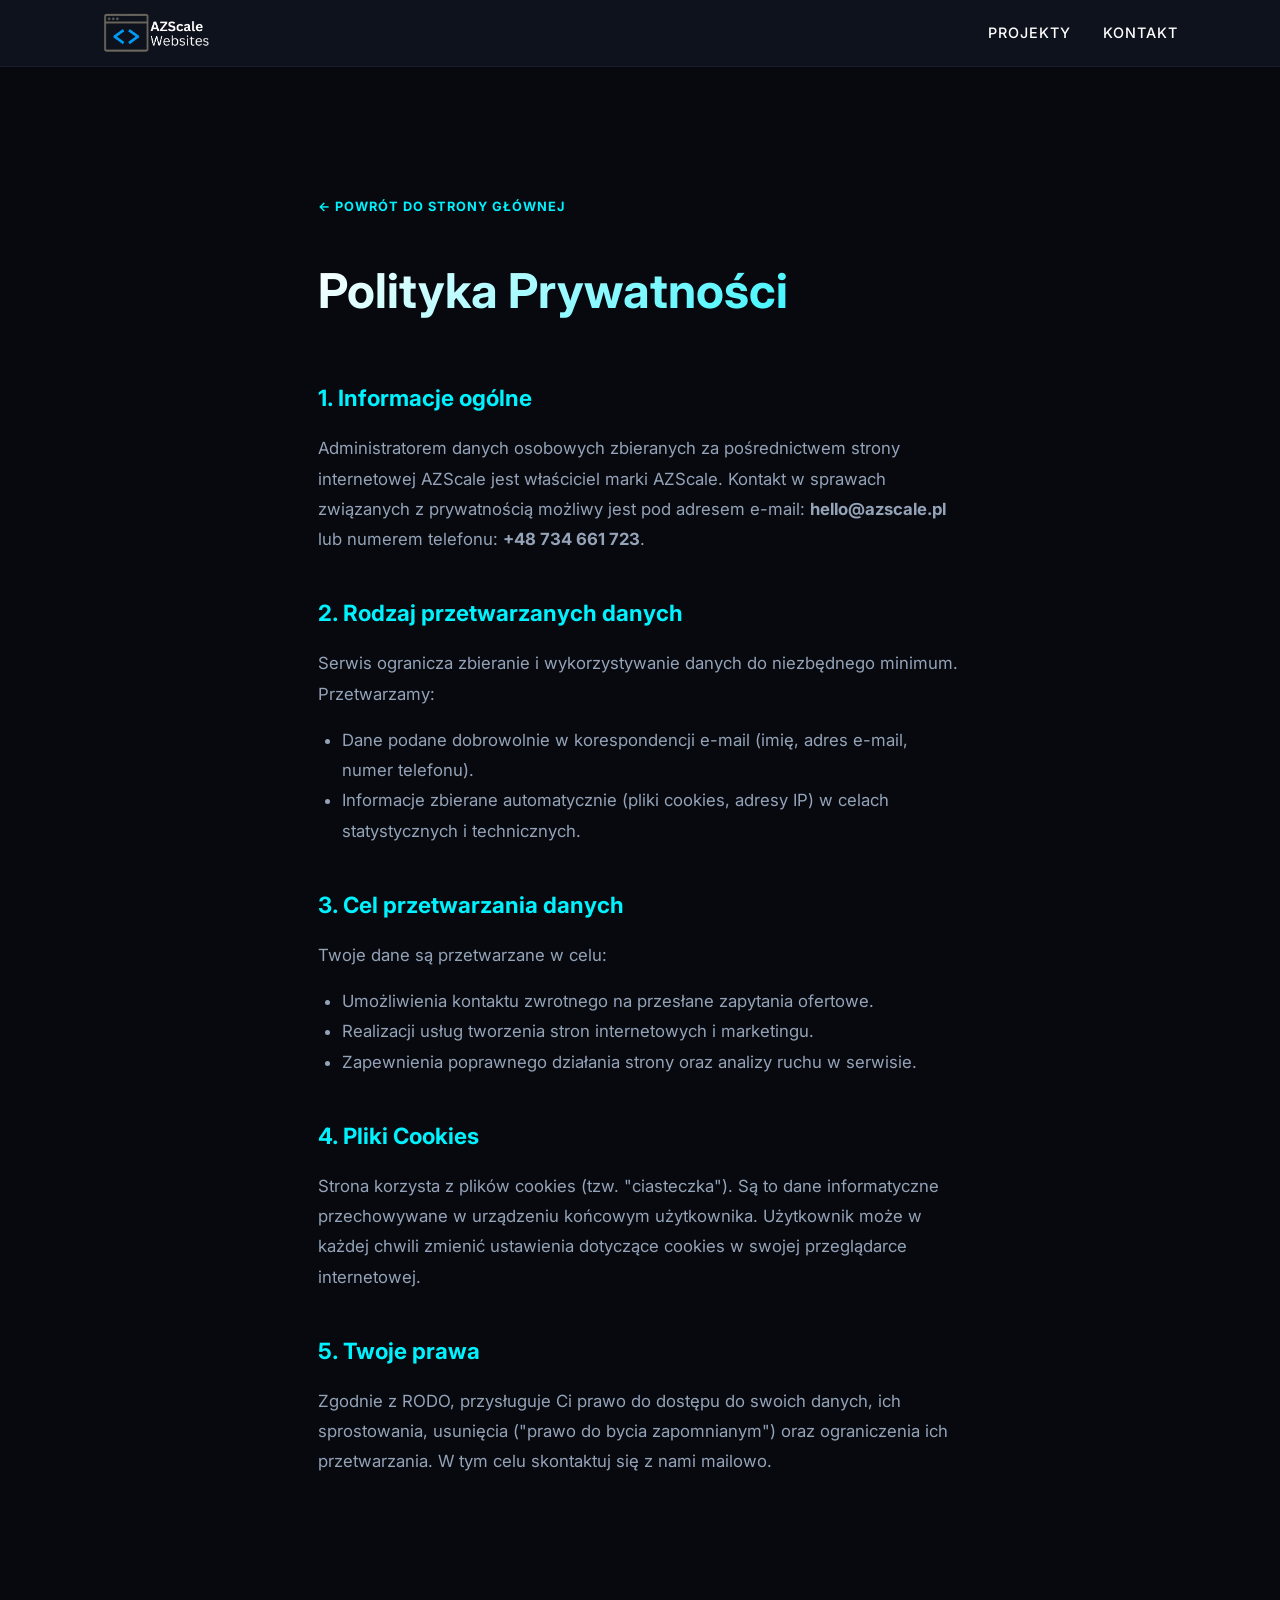
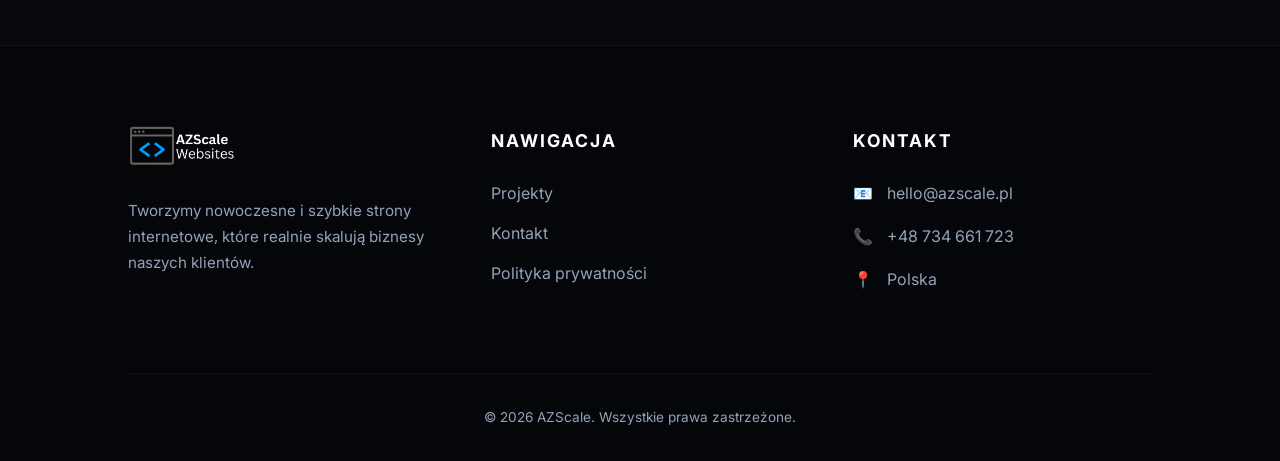
<file: pprywatnosci.html>
<!DOCTYPE html>
<html lang="pl">
<head>
    <meta charset="UTF-8">
    <meta name="viewport" content="width=device-width, initial-scale=1.0">
    <title>Polityka Prywatności | AZScale</title>
    <link href="https://fonts.googleapis.com/css2?family=Inter:wght@400;700;900&display=swap" rel="stylesheet">
    <link rel="stylesheet" href="style.css">
    <style>
        /* Dodatkowe style dla czytelności tekstu prawnego */
        .policy-content {
            padding: 12rem 10% 8rem 10%;
            max-width: 900px;
            margin: 0 auto;
        }
        .policy-content h1 {
            font-size: 3rem;
            margin-bottom: 3rem;
            background: linear-gradient(135deg, #fff 0%, var(--primary-accent) 100%);
            -webkit-background-clip: text;
            -webkit-text-fill-color: transparent;
        }
        .policy-section {
            margin-bottom: 2.5rem;
        }
        .policy-section h2 {
            color: var(--primary-accent);
            margin-bottom: 1rem;
            font-size: 1.4rem;
        }
        .policy-section p, .policy-section ul {
            color: var(--text-muted);
            font-size: 1.05rem;
            line-height: 1.8;
        }
        .policy-section ul {
            padding-left: 1.5rem;
            margin-top: 1rem;
        }
        .back-link {
            display: inline-block;
            margin-bottom: 2rem;
            color: var(--primary-accent);
            text-decoration: none;
            font-weight: 700;
            text-transform: uppercase;
            font-size: 0.8rem;
            letter-spacing: 1px;
        }
    </style>
</head>
<body>

    <header>
        <div class="logo">
            <a href="index.html"><img src="logo.png" alt="AZScale Logo"></a>
        </div>
        <nav>
            <ul>
                <li><a href="index.html#portfolio">Projekty</a></li>
                <li><a href="index.html#kontakt">Kontakt</a></li>
            </ul>
        </nav>
    </header>

    <main class="policy-content">
        <a href="index.html" class="back-link">&larr; Powrót do strony głównej</a>
        <h1>Polityka Prywatności</h1>

        <div class="policy-section">
            <h2>1. Informacje ogólne</h2>
            <p>Administratorem danych osobowych zbieranych za pośrednictwem strony internetowej AZScale jest właściciel marki AZScale. Kontakt w sprawach związanych z prywatnością możliwy jest pod adresem e-mail: <strong>hello@azscale.pl</strong> lub numerem telefonu: <strong>+48 734 661 723</strong>.</p>
        </div>

        <div class="policy-section">
            <h2>2. Rodzaj przetwarzanych danych</h2>
            <p>Serwis ogranicza zbieranie i wykorzystywanie danych do niezbędnego minimum. Przetwarzamy:</p>
            <ul>
                <li>Dane podane dobrowolnie w korespondencji e-mail (imię, adres e-mail, numer telefonu).</li>
                <li>Informacje zbierane automatycznie (pliki cookies, adresy IP) w celach statystycznych i technicznych.</li>
            </ul>
        </div>

        <div class="policy-section">
            <h2>3. Cel przetwarzania danych</h2>
            <p>Twoje dane są przetwarzane w celu:</p>
            <ul>
                <li>Umożliwienia kontaktu zwrotnego na przesłane zapytania ofertowe.</li>
                <li>Realizacji usług tworzenia stron internetowych i marketingu.</li>
                <li>Zapewnienia poprawnego działania strony oraz analizy ruchu w serwisie.</li>
            </ul>
        </div>

        <div class="policy-section">
            <h2>4. Pliki Cookies</h2>
            <p>Strona korzysta z plików cookies (tzw. "ciasteczka"). Są to dane informatyczne przechowywane w urządzeniu końcowym użytkownika. Użytkownik może w każdej chwili zmienić ustawienia dotyczące cookies w swojej przeglądarce internetowej.</p>
        </div>

        <div class="policy-section">
            <h2>5. Twoje prawa</h2>
            <p>Zgodnie z RODO, przysługuje Ci prawo do dostępu do swoich danych, ich sprostowania, usunięcia ("prawo do bycia zapomnianym") oraz ograniczenia ich przetwarzania. W tym celu skontaktuj się z nami mailowo.</p>
        </div>
    </main>

<footer class="footer" id="kontakt">
    <div class="footer-container">
        <div class="footer-column">
            <div class="footer-logo">
                <img src="logo.png" alt="AZScale Logo">
            </div>
            <p class="footer-description">
                Tworzymy nowoczesne i szybkie strony internetowe, które realnie skalują biznesy naszych klientów.
            </p>
        </div>

        <div class="footer-column">
            <h4>Nawigacja</h4>
            <ul>
                <li><a href="#portfolio">Projekty</a></li>
                <li><a href="#kontakt">Kontakt</a></li>
                <li><a href="/azscale/pprywatnosci.html">Polityka prywatności</a></li>
            </ul>
        </div>

        <div class="footer-column">
            <h4>Kontakt</h4>
            <div class="contact-info">
                <p><span>📧</span> <a href="mailto:hello@azscale.pl">hello@azscale.pl</a></p>
                <p><span>📞</span> <a href="tel:+48734661723">+48 734 661 723</a></p>
                <p><span>📍</span> Polska</p>
            </div>
        </div>
    </div>

    <div class="footer-bottom">
        <p>&copy; 2026 AZScale. Wszystkie prawa zastrzeżone.</p>
    </div>
</footer>

</body>
</html>
</file>
<file: style.css>
/* --- ZMIENNE I RESET --- */
:root {
    --bg-dark: #07090e;
    --bg-card: #10141e;
    --primary-accent: #00f2ff;
    --text-main: #e2e8f0;
    --text-muted: #94a3b8;
    --transition-smooth: all 0.3s cubic-bezier(0.4, 0, 0.2, 1);
}

* {
    margin: 0;
    padding: 0;
    box-sizing: border-box;
    font-family: 'Inter', sans-serif;
}

body {
    background-color: var(--bg-dark);
    color: var(--text-main);
    line-height: 1.7;
    scroll-behavior: smooth; /* Płynne przewijanie do sekcji */
}

/* --- NAWIGACJA --- */
header {
    background: rgba(16, 20, 30, 0.9);
    backdrop-filter: blur(10px);
    padding: 0.8rem 8%;
    display: flex;
    justify-content: space-between;
    align-items: center;
    position: fixed;
    width: 100%;
    top: 0;
    z-index: 1000;
    border-bottom: 1px solid rgba(255, 255, 255, 0.05);
}

.logo img {
    max-height: 40px;
    width: auto;
    display: block;
    transition: var(--transition-smooth);
}

.logo a:hover img {
    filter: drop-shadow(0 0 8px var(--primary-accent));
}

nav ul {
    display: flex;
    list-style: none;
    gap: 2rem;
}

nav a {
    text-decoration: none;
    color: #fff;
    font-weight: 500;
    font-size: 0.9rem;
    text-transform: uppercase;
    letter-spacing: 1px;
    position: relative;
    transition: var(--transition-smooth);
}


/* --- ZMODYFIKOWANY PRZYCISK --- */

.button {
    padding: 1rem 2rem;
    background-color: var(--primary-accent);
    border-radius: 50px;
    text-align: center;
    margin-top: 2rem;
    width: 100%; /* Mobilnie na całą szerokość */
    max-width: 400px; /* Ale nie szerszy niż 400px */
    transition: var(--transition-smooth);
    cursor: pointer;
    text-decoration: none;
}

.button a {
    text-decoration: none;
    color: #07090e; /* Ciemny tekst dla lepszego kontrastu na cyanowym tle */
    font-weight: 700;
    display: block; /* Rozciąga link na cały obszar buttona */
    width: 100%;
}

/* Animacja hover identyczna jak w klasie .card:hover */
.button:hover {
    transform: translateY(-8px); /* Efekt uniesienia */
    background-color: #00dce8; /* Delikatna zmiana odcienia przy najechaniu */
    box-shadow: 0 15px 30px rgba(0, 0, 0, 0.4), 0 0 20px rgba(0, 242, 255, 0.3);
}

.przyciskpodrealizacjami {
    display: flex;
    justify-content: center;
    width: 100%;
    margin-top: 3rem;
}

.przyciskpodrealizacjami a {
    text-decoration: none;
}



nav a::after {
    content: '';
    position: absolute;
    width: 0; height: 2px;
    bottom: -5px; left: 0;
    background-color: var(--primary-accent);
    transition: var(--transition-smooth);
}

nav a:hover::after { width: 100%; }

/* --- HERO --- */
.hero {
    height: 90vh;
    display: flex;
    justify-content: center;
    align-items: center;
    text-align: center;
    background: linear-gradient(rgba(0,0,0,0.75), rgba(0,0,0,0.75)), 
                url('https://images.unsplash.com/photo-1517694712202-14dd9538aa97?q=80&w=2070&auto=format&fit=crop');
    background-size: cover;
    background-position: center;
    padding: 0 10%;
}

.hero h1 {
    font-size: clamp(2.5rem, 8vw, 4rem); /* Responsywna wielkość liter */
    font-weight: 900;
    background: linear-gradient(135deg, #fff 0%, var(--primary-accent) 100%);
    -webkit-background-clip: text;
    -webkit-text-fill-color: transparent;
    margin-bottom: 1.5rem;
}

/* --- PORTFOLIO --- */
.portfolio { padding: 8rem 10%; }

.section-title {
    text-align: center;
    margin-bottom: 4rem;
}

.grid {
    display: grid;
    grid-template-columns: repeat(auto-fit, minmax(300px, 1fr));
    gap: 2.5rem;
}

/* --- ZMODYFIKOWANA KARTA (BEZ WEWNĘTRZNEJ RAMKI DLA ZDJĘCIA) --- */

/* --- DLACZEGO MY / BENEFITS --- */
.benefits {
padding-left: 2rem;
padding-right: 2rem;
padding-bottom: 2rem;
    background: linear-gradient(180deg, var(--bg-dark) 0%, #0a0e16 100%);
}

.benefits-grid {
    display: grid;
    grid-template-columns: repeat(auto-fit, minmax(250px, 1fr));
    gap: 2rem;
}

.benefit-item {
    background: var(--bg-card);
    padding: 3rem 2rem;
    border-radius: 20px;
    border: 1px solid rgba(255, 255, 255, 0.05);
    text-align: center;
    transition: var(--transition-smooth);
}

.benefit-item:hover {
    transform: translateY(-10px);
    border-color: var(--primary-accent);
    box-shadow: 0 15px 30px rgba(0, 0, 0, 0.4), 0 0 15px rgba(0, 242, 255, 0.05);
}

.benefit-icon {
    font-size: 3rem;
    margin-bottom: 1.5rem;
    display: inline-block;
    filter: drop-shadow(0 0 10px rgba(0, 242, 255, 0.2));
}

.benefit-item h3 {
    color: #fff;
    margin-bottom: 1rem;
    font-size: 1.4rem;
    font-weight: 700;
}

.benefit-item p {
    color: var(--text-muted);
    font-size: 0.95rem;
    line-height: 1.6;
}

/* RWD dla mniejszych ekranów */
@media (max-width: 768px) {
    .benefits {
        padding: 5rem 5%;
    }
}

.card {
    background: var(--bg-card);
    border-radius: 20px; /* Nieco większe zaokrąglenie dla nowoczesności */
    overflow: hidden; /* KLUCZOWE: to przycina zdjęcie do zaokrąglonych rogów karty */
    border: 1px solid rgba(255, 255, 255, 0.05);
    transition: var(--transition-smooth);
    display: flex;
    flex-direction: column;
}

.card:hover {
    transform: translateY(-12px);
    border-color: var(--primary-accent);
    box-shadow: 0 20px 40px rgba(0, 0, 0, 0.4), 0 0 20px rgba(0, 242, 255, 0.1);
}

/* Kontener obrazka zajmuje teraz 100% szerokości i styka się z krawędziami */
.card-img-container {
    width: 100%;
    height: 250px; /* Zwiększyłem wysokość, aby obrazek był większy */
    overflow: hidden;
    margin-bottom: 0; /* Usuwamy margines, żeby zdjęcie stykało się z tekstem */
}

.portfolio-img {
    width: 100%;
    height: 100%;
    object-fit: cover; /* Zdjęcie wypełnia całą przestrzeń bez zniekształceń */
    transition: transform 0.6s cubic-bezier(0.4, 0, 0.2, 1);
}

/* Padding dodajemy tylko do treści, a nie do całej karty */
.card-content {
    padding: 2rem; /* Tutaj wraca margines wewnętrzny dla tekstu */
    flex-grow: 1;
    display: flex;
    flex-direction: column;
}

.card h3 {
    color: #fff;
    margin-bottom: 0.8rem;
    font-size: 1.6rem;
}

.card p {
    color: var(--text-muted);
    margin-bottom: 2rem;
    font-size: 1rem;
}

.project-link {
    margin-top: auto;
    color: var(--primary-accent);
    text-decoration: none;
    font-weight: 700;
    text-transform: uppercase;
    letter-spacing: 1px;
    font-size: 0.85rem;
    transition: var(--transition-smooth);
}

.project-link:hover {
    color: #fff;
    letter-spacing: 2px;
}
/* --- ROZBUDOWANY FOOTER --- */

.footer {
    background: #04060a;
    border-top: 1px solid rgba(255, 255, 255, 0.05);
    padding: 5rem 10% 2rem 10%;
    color: var(--text-main);
}

.footer-container {
    display: grid;
    grid-template-columns: repeat(auto-fit, minmax(250px, 1fr));
    gap: 4rem;
    margin-bottom: 4rem;
}

.footer-column h4 {
    color: #fff;
    margin-bottom: 1.5rem;
    font-size: 1.1rem;
    text-transform: uppercase;
    letter-spacing: 2px;
}

.footer-description {
    color: var(--text-muted);
    font-size: 0.95rem;
    max-width: 300px;
}

.footer-logo img {
    max-height: 40px;
    margin-bottom: 1.5rem;
}

.footer-column ul {
    list-style: none;
}

.footer-column ul li {
    margin-bottom: 0.8rem;
}

.footer-column ul li a {
    color: var(--text-muted);
    text-decoration: none;
    transition: var(--transition-smooth);
}

.footer-column ul li a:hover {
    color: var(--primary-accent);
    padding-left: 5px;
}

.contact-info p {
    margin-bottom: 1rem;
    color: var(--text-muted);
}

.contact-info a {
    color: var(--text-muted);
    text-decoration: none;
    transition: var(--transition-smooth);
}

.contact-info a:hover {
    color: var(--primary-accent);
}

.contact-info span {
    margin-right: 10px;
    color: var(--primary-accent);
}

.footer-bottom {
    padding-top: 2rem;
    border-top: 1px solid rgba(255, 255, 255, 0.05);
    text-align: center;
    color: var(--text-muted);
    font-size: 0.85rem;
}

/* Responsywność dla mniejszych ekranów */
@media (max-width: 768px) {
    .footer-container {
        text-align: center;
    }
    .footer-description {
        margin: 0 auto;
    }
}

.menu-toggle {
    display: none; /* Ukryte na desktopie */
    flex-direction: column;
    cursor: pointer;
}
.bar {
    width: 25px;
    height: 3px;
    background-color: #fff;
    margin: 4px 0;
    transition: 0.4s;
}

@media (max-width: 992px) {
    header { padding: 0.8rem 5%; }
    .portfolio, .footer { padding-left: 5%; padding-right: 5%; }
}

@media (max-width: 768px) {
    /* Menu mobilne */
    .menu-toggle { display: flex; z-index: 1001; }
    
    .nav-menu {
        display: none; /* Kluczowe: całkowicie ukryte na starcie */
        flex-direction: column;
        position: absolute; /* Menu "pływa" nad treścią, nie przesuwa jej */
        top: 100%; /* Pojawia się dokładnie pod headerem */
        left: 0;
        width: 100%;
        background: var(--bg-card);
        padding: 1.5rem 0;
        border-bottom: 2px solid var(--primary-accent);
        z-index: 999;
    }

    /* Pokazujemy menu tylko gdy ma klasę .active */
    .nav-menu.active {
        display: flex;
    }

    nav ul {
        flex-direction: column;
        gap: 1.5rem;
        align-items: center;
    }

    /* Pokazujemy ikonę hamburgera */
    .menu-toggle {
        display: flex;
        flex-direction: column;
        cursor: pointer;
    }

    /* Animacja hamburgera */
    .menu-toggle.is-active .bar:nth-child(2) { opacity: 0; }
    .menu-toggle.is-active .bar:nth-child(1) { transform: translateY(11px) rotate(45deg); }
    .menu-toggle.is-active .bar:nth-child(3) { transform: translateY(-11px) rotate(-45deg); }

    /* Hero - mniejsze teksty */
    .hero { height: 70vh; }
    .hero h1 { font-size: 2.2rem; }

    /* Grid - jedna kolumna na bardzo małych ekranach */
    .grid, .benefits-grid {
        grid-template-columns: 1fr;
    }
    
    .footer-container {
        grid-template-columns: 1fr;
        text-align: center;
        gap: 2.5rem;
    }

    .footer-description { margin: 0 auto; }
}
</file>
